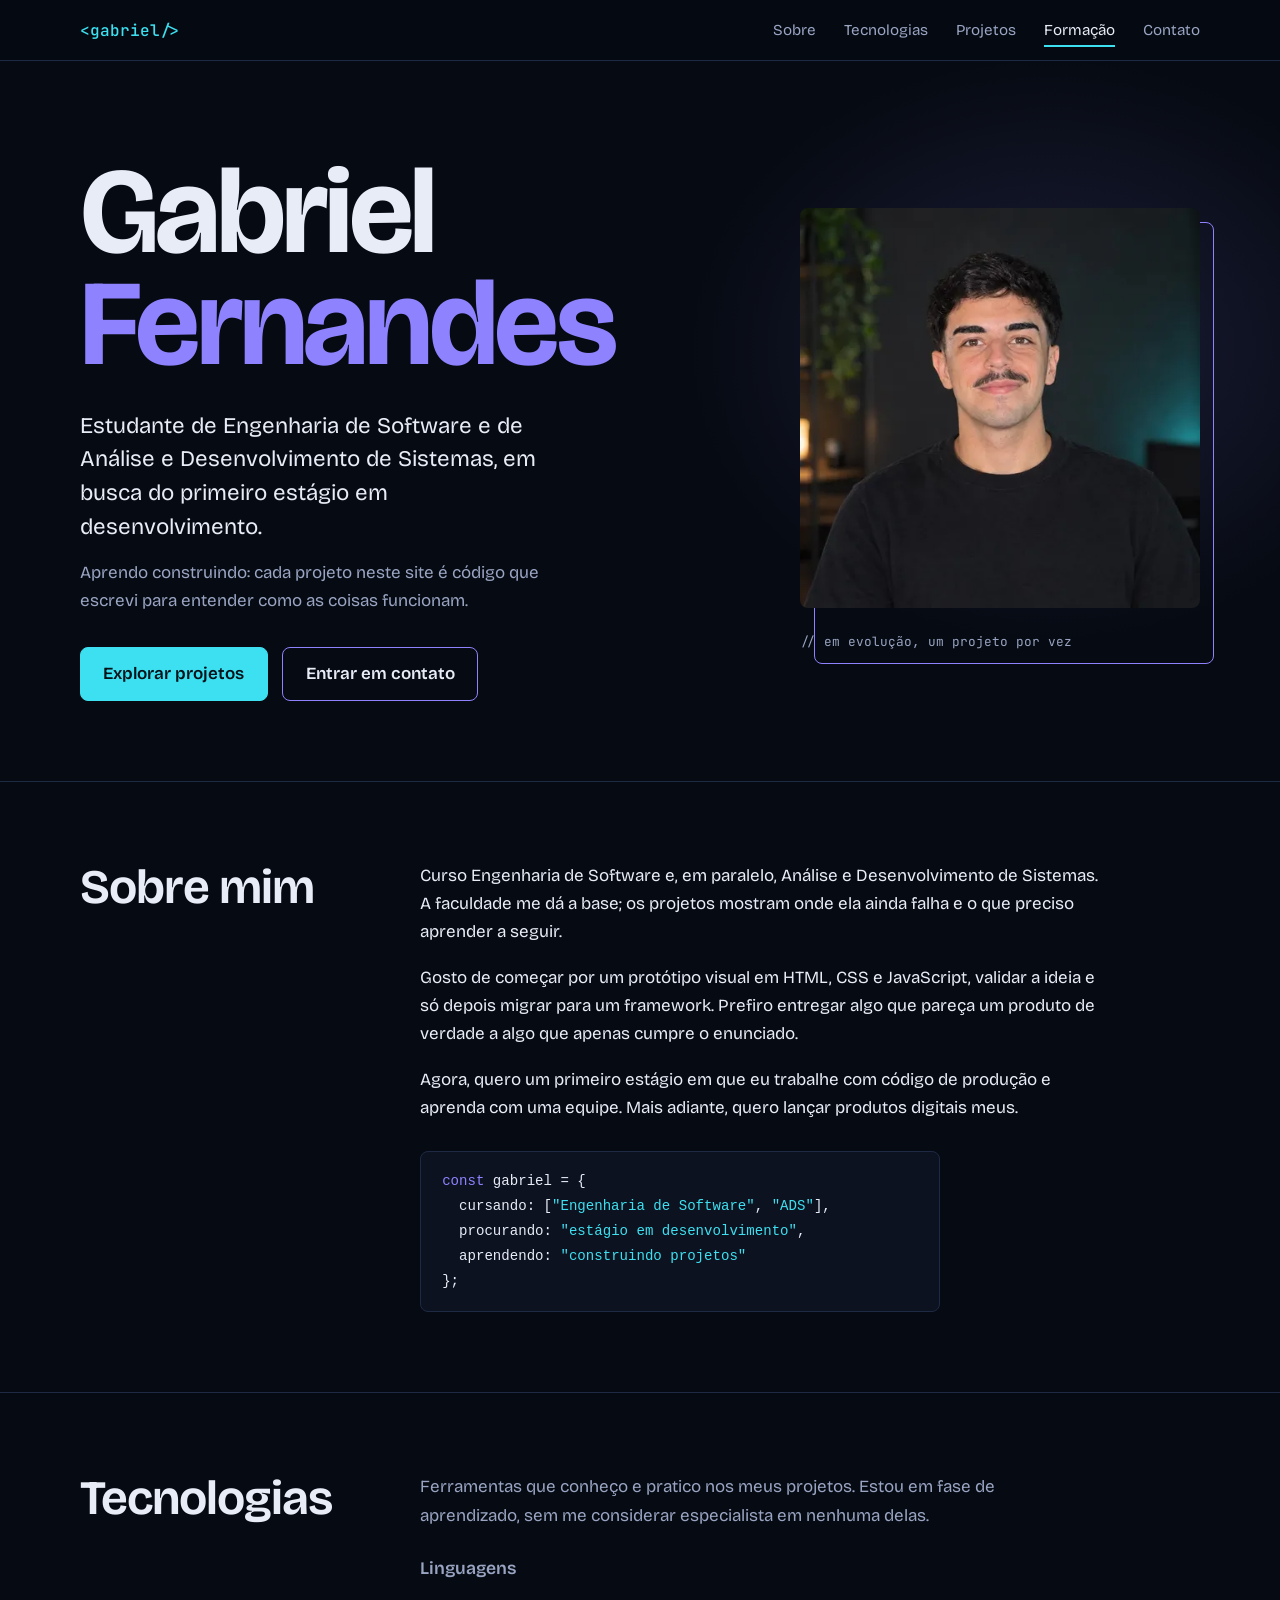
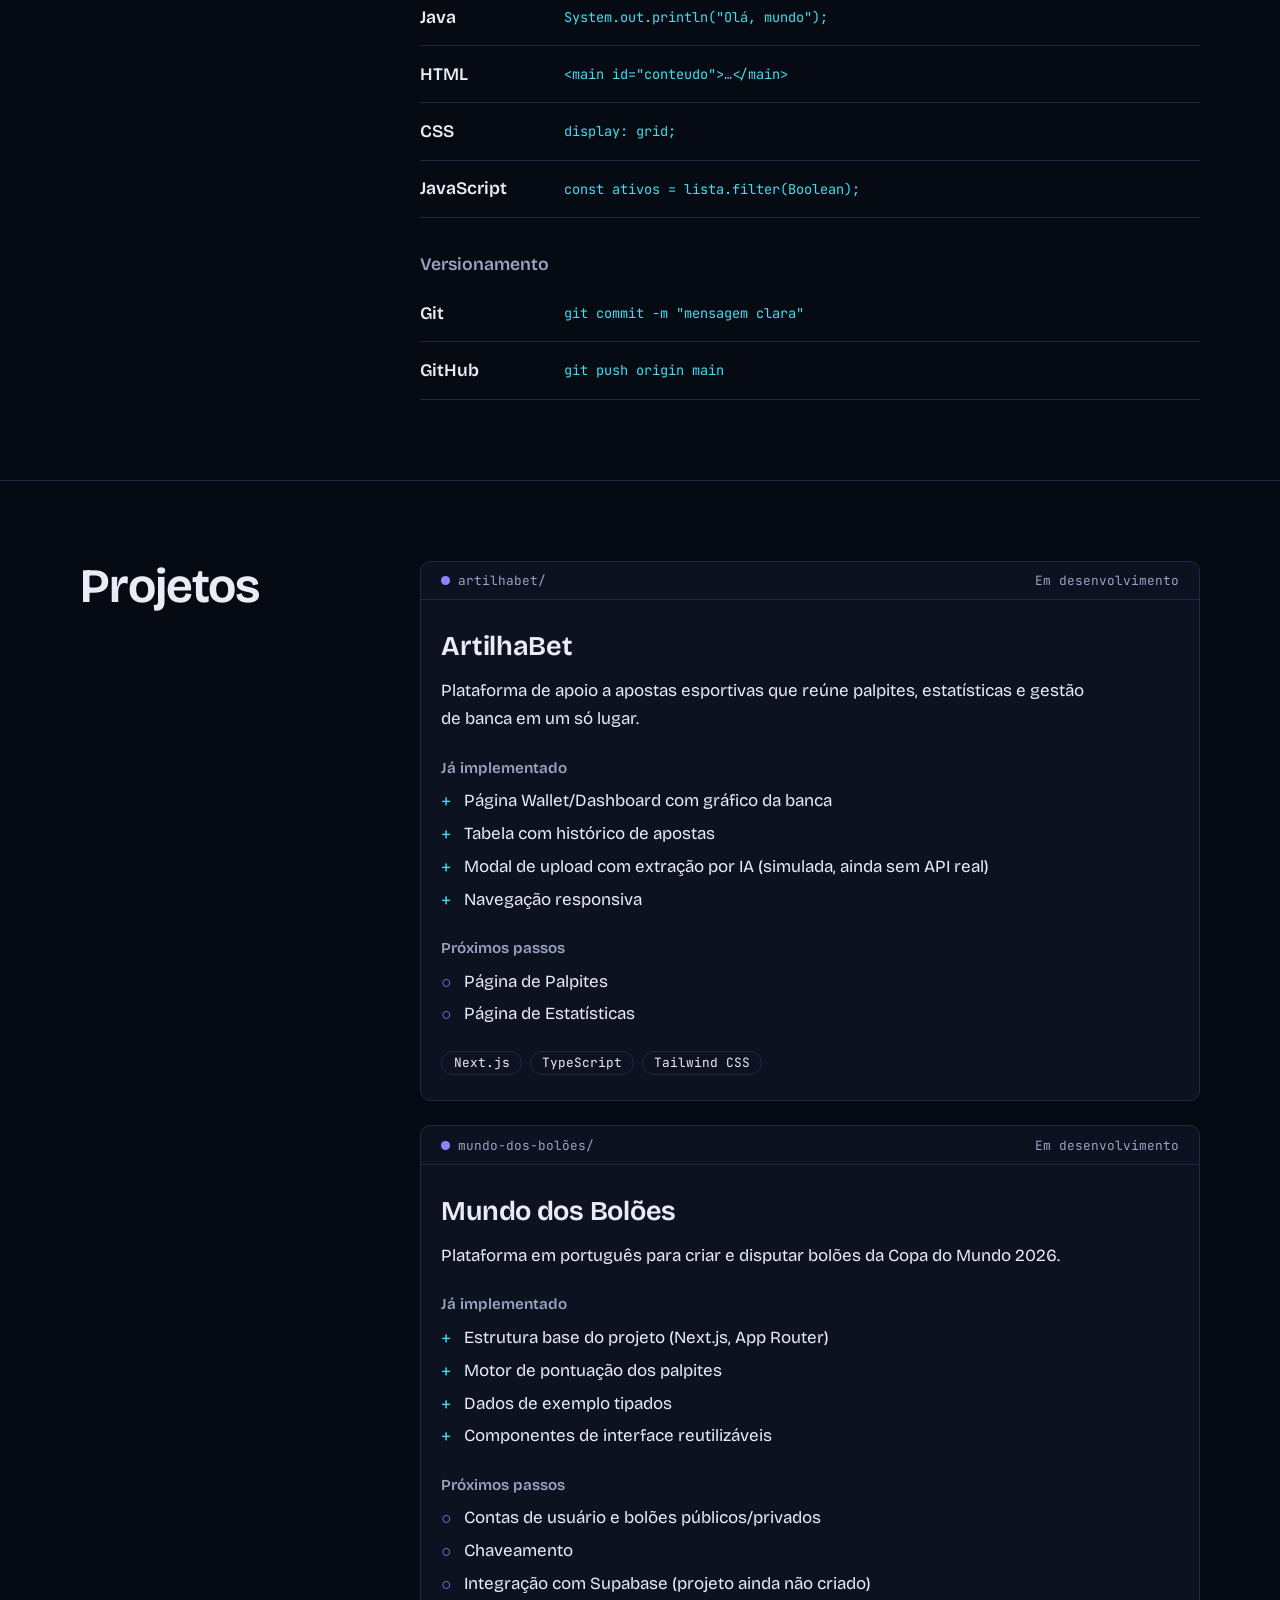
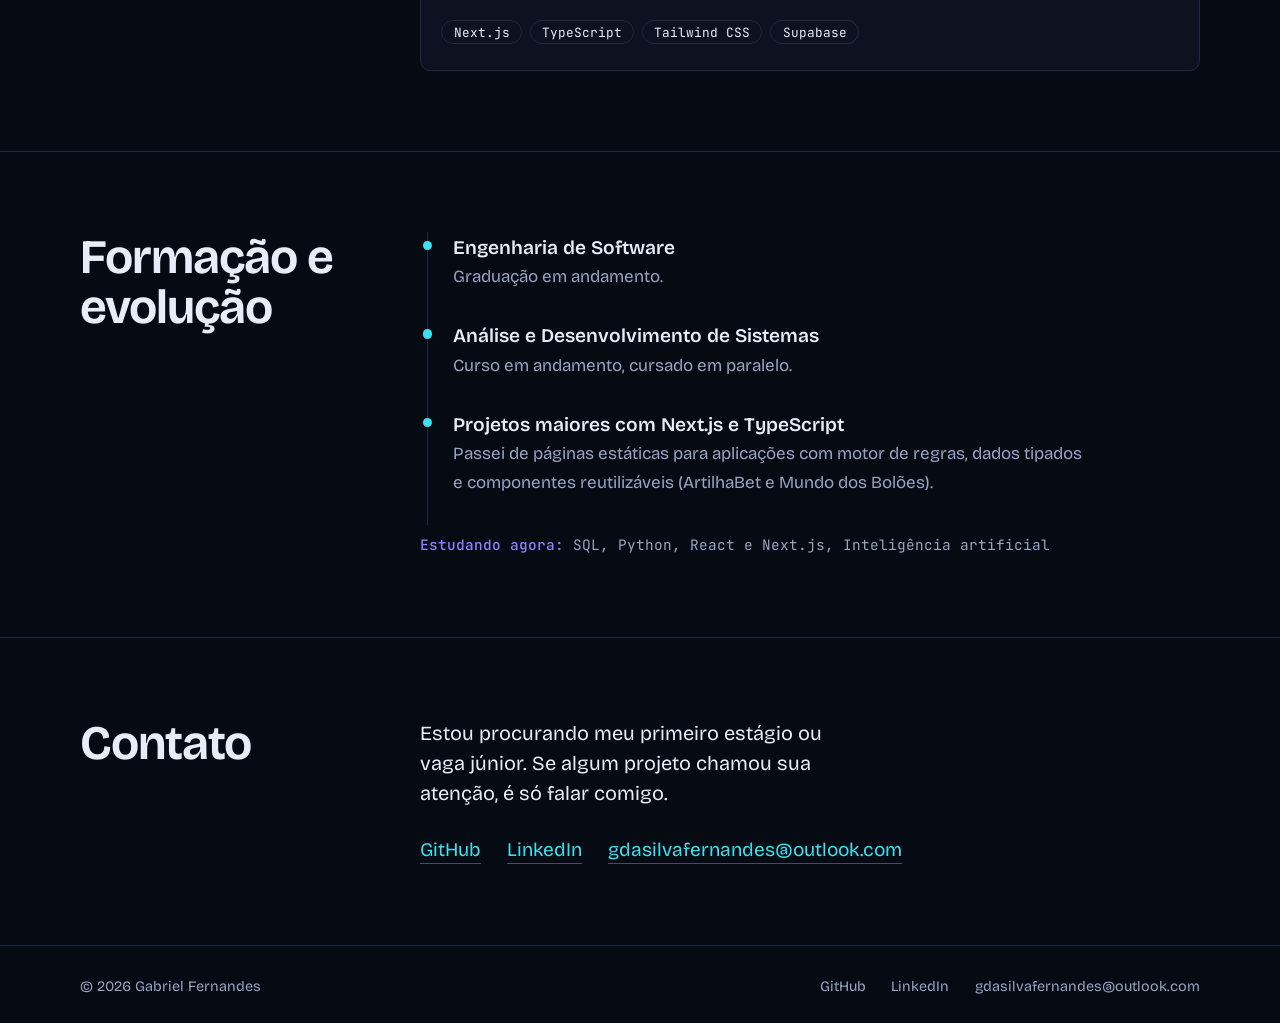
<file: index.html>
<!DOCTYPE html>
<html lang="pt-BR">
<head>
<meta charset="utf-8">
<meta name="viewport" content="width=device-width, initial-scale=1">
<title>Gabriel Fernandes — Desenvolvedor em formação</title>
<meta name="description" content="Portfólio de Gabriel Fernandes, estudante de Engenharia de Software e ADS em busca do primeiro estágio em desenvolvimento.">
<meta name="theme-color" content="#060A12">
<link rel="icon" href="data:image/svg+xml,%3Csvg xmlns='http://www.w3.org/2000/svg' viewBox='0 0 32 32'%3E%3Crect width='32' height='32' rx='6' fill='%23060A12'/%3E%3Cpath d='M12 9l-6 7 6 7M20 9l6 7-6 7' stroke='%233DE0F0' stroke-width='2.5' fill='none' stroke-linecap='round' stroke-linejoin='round'/%3E%3C/svg%3E">
<link rel="preconnect" href="https://fonts.googleapis.com">
<link rel="preconnect" href="https://fonts.gstatic.com" crossorigin>
<link rel="stylesheet" href="https://fonts.googleapis.com/css2?family=Bricolage+Grotesque:opsz,wdth,wght@12..96,75..100,300..800&family=JetBrains+Mono:wght@400;500&display=swap">
<link rel="stylesheet" href="css/styles.css">
</head>
<body>
<a class="skip" href="#conteudo">Ir para o conteúdo</a>

<header class="top">
  <div class="wrap bar">
    <a class="logo" href="#topo" aria-label="Gabriel Fernandes, início">&lt;gabriel/&gt;</a>
    <button class="menu" type="button" aria-expanded="false" aria-controls="nav-lista">Menu</button>
    <nav aria-label="Principal">
      <ul id="nav-lista">
        <li><a href="#sobre">Sobre</a></li>
        <li><a href="#tecnologias">Tecnologias</a></li>
        <li><a href="#projetos">Projetos</a></li>
        <li><a href="#formacao">Formação</a></li>
        <li><a href="#contato">Contato</a></li>
      </ul>
    </nav>
  </div>
</header>

<main id="conteudo">
  <section class="hero" id="topo" aria-labelledby="titulo">
    <div class="wrap">
      <div>
        <h1 id="titulo"><span>Gabriel</span><span>Fernandes</span></h1>
        <p class="lead">Estudante de Engenharia de Software e de Análise e Desenvolvimento de Sistemas, em busca do primeiro estágio em desenvolvimento.</p>
        <p class="sub">Aprendo construindo: cada projeto neste site é código que escrevi para entender como as coisas funcionam.</p>
        <div class="actions">
          <a class="btn primary" href="#projetos">Explorar projetos</a>
          <a class="btn" href="#contato">Entrar em contato</a>
        </div>
      </div>
      <figure class="photo">
        <picture>
          <source type="image/webp" srcset="assets/foto-480.webp 480w, assets/foto-900.webp 900w" sizes="(max-width:860px) 280px, 400px">
          <img src="assets/foto-900.jpg" width="900" height="900" alt="Gabriel Fernandes sorrindo, de camiseta preta, em um ambiente com luz azul-esverdeada" fetchpriority="high" decoding="async">
        </picture>
        <figcaption>// em evolução, um projeto por vez</figcaption>
      </figure>
    </div>
  </section>

  <section class="sec" id="sobre" aria-labelledby="h-sobre">
    <div class="wrap">
      <h2 id="h-sobre">Sobre mim</h2>
      <div class="prose">
        <p>Curso Engenharia de Software e, em paralelo, Análise e Desenvolvimento de Sistemas. A faculdade me dá a base; os projetos mostram onde ela ainda falha e o que preciso aprender a seguir.</p>
        <p>Gosto de começar por um protótipo visual em HTML, CSS e JavaScript, validar a ideia e só depois migrar para um framework. Prefiro entregar algo que pareça um produto de verdade a algo que apenas cumpre o enunciado.</p>
        <p>Agora, quero um primeiro estágio em que eu trabalhe com código de produção e aprenda com uma equipe. Mais adiante, quero lançar produtos digitais meus.</p>
        <pre class="code" aria-label="Resumo em formato de código"><code><span class="k">const</span> gabriel = {
  cursando: [<span class="s">"Engenharia de Software"</span>, <span class="s">"ADS"</span>],
  procurando: <span class="s">"estágio em desenvolvimento"</span>,
  aprendendo: <span class="s">"construindo projetos"</span>
};</code></pre>
      </div>
    </div>
  </section>

  <section class="sec" id="tecnologias" aria-labelledby="h-tec">
    <div class="wrap">
      <h2 id="h-tec">Tecnologias</h2>
      <div>
        <p class="note">Ferramentas que conheço e pratico nos meus projetos. Estou em fase de aprendizado, sem me considerar especialista em nenhuma delas.</p>
        <div id="tec"></div>
      </div>
    </div>
  </section>

  <section class="sec" id="projetos" aria-labelledby="h-proj">
    <div class="wrap">
      <h2 id="h-proj">Projetos</h2>
      <div id="proj"></div>
    </div>
  </section>

  <section class="sec" id="formacao" aria-labelledby="h-form">
    <div class="wrap">
      <h2 id="h-form">Formação e evolução</h2>
      <div>
        <ol class="timeline" id="form"></ol>
        <p class="study" id="study"></p>
      </div>
    </div>
  </section>

  <section class="sec" id="contato" aria-labelledby="h-cont">
    <div class="wrap">
      <h2 id="h-cont">Contato</h2>
      <div>
        <p class="lead small">Estou procurando meu primeiro estágio ou vaga júnior. Se algum projeto chamou sua atenção, é só falar comigo.</p>
        <ul class="links" id="contato-links"></ul>
      </div>
    </div>
  </section>
</main>

<footer class="foot">
  <div class="wrap">
    <span id="foot-nome"></span>
    <ul class="links inline" id="foot-links"></ul>
  </div>
</footer>

<script src="data/site.js"></script>
<script src="js/main.js"></script>
</body>
</html>
</file>
<file: css/styles.css>
:root{--bg:#060A12;--s1:#0C1220;--ln:#1E2944;--tx:#E8ECF7;--mu:#98A4C2;--vi:#8F82FF;--cy:#3DE0F0;
--mono:"JetBrains Mono",ui-monospace,Consolas,monospace;--sans:"Bricolage Grotesque",system-ui,sans-serif}
*{box-sizing:border-box;margin:0}
html{scroll-behavior:smooth;scroll-padding-top:72px}
body{background:var(--bg);color:var(--tx);font:400 1.0625rem/1.65 var(--sans);-webkit-font-smoothing:antialiased}
a{color:inherit}ul,ol{padding:0;list-style:none}
:focus-visible{outline:2px solid var(--cy);outline-offset:3px;border-radius:4px}
.skip{position:absolute;left:1rem;top:-4rem;background:var(--cy);color:#04121A;padding:.5rem 1rem;z-index:30;border-radius:4px}
.skip:focus{top:1rem}
.wrap{width:min(1120px,100% - 2.5rem);margin-inline:auto}

.top{position:sticky;top:0;z-index:20;background:rgba(6,10,18,.88);backdrop-filter:blur(10px);border-bottom:1px solid var(--ln)}
.bar{display:flex;align-items:center;justify-content:space-between;height:60px}
.logo{font:500 1rem var(--mono);text-decoration:none;color:var(--cy)}
nav ul{display:flex;gap:1.75rem}
nav a{text-decoration:none;color:var(--mu);font-size:.95rem;padding:.4rem 0;border-bottom:2px solid transparent;transition:color .2s,border-color .2s}
nav a:hover,nav a[aria-current=true]{color:var(--tx);border-color:var(--cy)}
.menu{display:none;background:none;border:1px solid var(--ln);color:var(--tx);font:inherit;font-size:.9rem;padding:.35rem .9rem;border-radius:6px;cursor:pointer}

.hero{padding:clamp(3rem,8vw,6rem) 0 5rem;background:radial-gradient(520px 420px at 82% 40%,rgba(143,130,255,.16),transparent 70%)}
.hero .wrap{display:grid;grid-template-columns:7fr 5fr;gap:3rem;align-items:center}
h1{font-size:clamp(3.2rem,9.5vw,8rem);line-height:.92;font-weight:700;letter-spacing:-.03em;font-variation-settings:"opsz" 96;animation:stretch 1.4s cubic-bezier(.2,.7,.2,1) both}
h1 span{display:block}h1 span+span{color:var(--vi)}
@keyframes stretch{from{font-stretch:75%;letter-spacing:.03em;opacity:0}to{font-stretch:100%;letter-spacing:-.03em;opacity:1}}
.lead{font-size:clamp(1.15rem,2vw,1.4rem);line-height:1.5;max-width:34ch;margin-top:1.75rem}
.lead.small{margin-top:0;font-size:1.25rem}
.sub{color:var(--mu);max-width:46ch;margin-top:1rem}
.actions{display:flex;flex-wrap:wrap;gap:.9rem;margin-top:2rem}
.btn{display:inline-block;padding:.75rem 1.4rem;border-radius:8px;border:1px solid var(--vi);text-decoration:none;font-weight:600;transition:background .2s,transform .2s}
.btn:hover{background:rgba(143,130,255,.16);transform:translateY(-2px)}
.btn.primary{background:var(--cy);border-color:var(--cy);color:#04121A}
.btn.primary:hover{background:#7DEBF6}
.photo{justify-self:end;width:min(100%,400px);position:relative;isolation:isolate}
.photo::before{content:"";position:absolute;inset:0;border:1px solid var(--vi);border-radius:8px;transform:translate(14px,14px);z-index:-1}
.photo img{display:block;width:100%;height:auto;aspect-ratio:1;object-fit:cover;border-radius:8px}
.photo figcaption{font:.8rem var(--mono);color:var(--mu);margin-top:1.6rem}

.sec{padding:5rem 0;border-top:1px solid var(--ln)}
.sec .wrap{display:grid;grid-template-columns:3fr 8fr;gap:3rem}
h2{font-size:clamp(2rem,4vw,3rem);line-height:1.05;font-weight:650;letter-spacing:-.02em;position:sticky;top:90px;align-self:start}
.prose p{max-width:62ch;margin-bottom:1.1rem}
.note{color:var(--mu);max-width:58ch;margin-bottom:1.5rem}
.code{background:var(--s1);border:1px solid var(--ln);border-radius:8px;padding:1.1rem 1.3rem;margin-top:1.8rem;font:.88rem/1.7 var(--mono);overflow-x:auto;max-width:520px}
.code .k{color:var(--vi)}.code .s{color:var(--cy)}

.grp+.grp{margin-top:2rem}
.grp h3{font-size:1.1rem;font-weight:600;color:var(--mu);margin-bottom:.4rem}
.row{display:grid;grid-template-columns:8rem 1fr;gap:1rem;align-items:center;padding:.85rem 0;border-bottom:1px solid var(--ln)}
.row b{font-weight:600;font-size:1.1rem}
.row code{font:.85rem var(--mono);color:var(--cy);overflow-wrap:anywhere}

.card{background:var(--s1);border:1px solid var(--ln);border-radius:10px;overflow:hidden}
.card+.card{margin-top:1.5rem}
.card-bar{display:flex;justify-content:space-between;gap:1rem;flex-wrap:wrap;padding:.65rem 1.25rem;border-bottom:1px solid var(--ln);font:.8rem var(--mono);color:var(--mu)}
.card-bar i{display:inline-block;width:.55rem;height:.55rem;border-radius:50%;background:var(--vi);margin-right:.5rem}
.card-body{padding:1.5rem 1.25rem 1.6rem}
.card img{display:block;width:100%;height:auto}
.card h3{font-size:1.7rem;font-weight:650;letter-spacing:-.01em}
.card p{margin-top:.5rem;max-width:60ch}
.card h4{font-size:.95rem;font-weight:600;color:var(--mu);margin:1.4rem 0 .4rem}
.card li{padding-left:1.4rem;position:relative;margin-top:.3rem}
.card li::before{content:"+";position:absolute;left:0;font-family:var(--mono);color:var(--cy)}
.card .plan li::before{content:"○";color:var(--vi)}
.tags{display:flex;flex-wrap:wrap;gap:.5rem;margin-top:1.4rem}
.tags li{padding:.15rem .7rem;margin:0;border:1px solid var(--ln);border-radius:99px;font:.8rem var(--mono);color:var(--tx)}
.tags li::before{content:none}
.card .links{margin-top:1.4rem}

.links{display:flex;flex-wrap:wrap;gap:.8rem 1.6rem;margin-top:1.6rem}
.links a{color:var(--cy);text-decoration:none;border-bottom:1px solid rgba(61,224,240,.4);padding-bottom:2px;transition:border-color .2s}
.links a:hover{border-color:var(--cy)}
#contato-links a{font-size:1.2rem}

.timeline{border-left:1px solid var(--ln);margin-left:.4rem}
.timeline li{position:relative;padding:0 0 1.8rem 1.6rem}
.timeline li::before{content:"";position:absolute;left:-.32rem;top:.55rem;width:.6rem;height:.6rem;border-radius:50%;background:var(--cy)}
.timeline h3{font-size:1.2rem;font-weight:600}
.timeline small{display:block;font:.8rem var(--mono);color:var(--mu)}
.timeline p{color:var(--mu);max-width:58ch}
.study{margin-top:.5rem;font-family:var(--mono);font-size:.9rem;color:var(--mu)}
.study b{color:var(--vi);font-weight:500}

.foot{border-top:1px solid var(--ln);padding:1.8rem 0;color:var(--mu);font-size:.9rem}
.foot .wrap{display:flex;justify-content:space-between;flex-wrap:wrap;gap:1rem}
.foot .links{margin:0}.foot .links a{color:var(--mu);border-color:transparent}.foot .links a:hover{color:var(--tx)}

@media(max-width:860px){
 .hero .wrap,.sec .wrap{grid-template-columns:1fr;gap:2rem}
 h2{position:static}
 .photo{justify-self:start;width:min(100%,280px);margin-right:14px}
 .menu{display:block}
 nav{position:absolute;left:0;right:0;top:60px;background:var(--bg);border-bottom:1px solid var(--ln);display:none}
 nav.open{display:block}
 nav ul{flex-direction:column;gap:0;padding:.5rem 1.25rem}
 nav a{display:block;padding:.8rem 0}
 .row{grid-template-columns:1fr;gap:.3rem}
}
@media(prefers-reduced-motion:reduce){html{scroll-behavior:auto}h1{animation:none}*{transition:none!important}}
</file>
